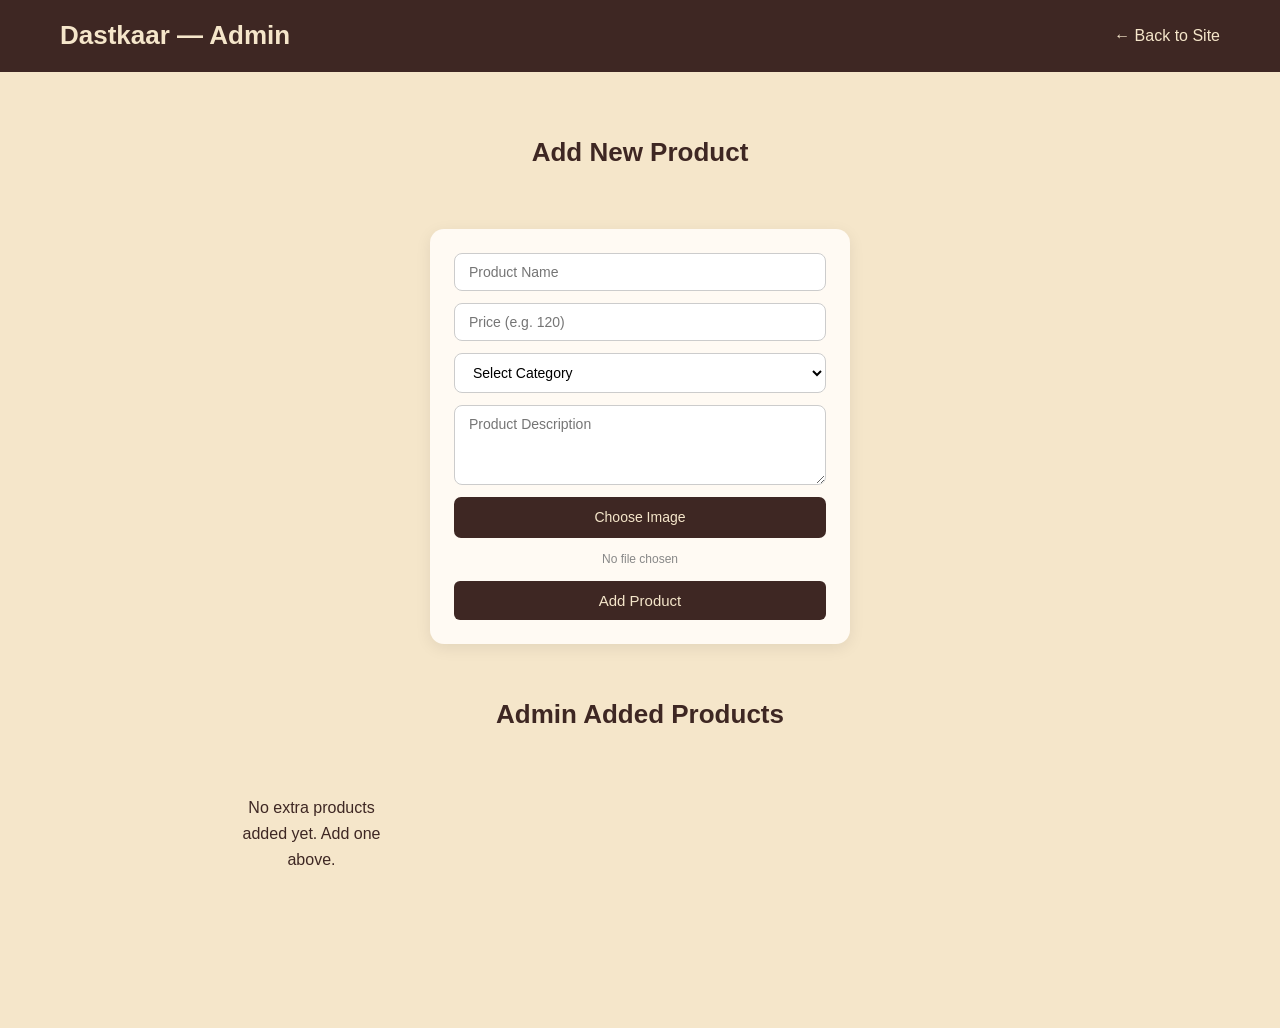
<file: admin.html>
<!DOCTYPE html>
<html lang="en">

<head>
    <meta charset="UTF-8">
    <meta name="viewport" content="width=device-width, initial-scale=1.0">
    <title>Admin Panel - Dastkaar</title>
    <link rel="stylesheet" href="style.css">
</head>

<body>

    <nav class="navbar">
        <h1 class="logo">Dastkaar — Admin</h1>
        <ul class="nav-links">
            <li><a href="index.html">← Back to Site</a></li>
        </ul>
    </nav>

    <section class="admin-section">

        <h2>Add New Product</h2>
        <p id="adminMsg" class="admin-msg"></p>

        <div class="admin-form">
            <input type="text" id="name" placeholder="Product Name">
            <input type="number" id="price" placeholder="Price (e.g. 120)" min="1">
            <select id="category">
                <option value="">Select Category</option>
                <option value="Rugs">Rugs</option>
                <option value="Mats">Mats</option>
                <option value="Carpets">Carpets</option>
            </select>
            <textarea id="desc" placeholder="Product Description" rows="3"></textarea>
            <label class="file-label">
                Choose Image
                <input type="file" id="imageFile" accept="image/*">
            </label>
            <span id="fileName" class="file-name">No file chosen</span>
            <button onclick="addProduct()" class="buy-btn admin-btn">Add Product</button>
        </div>

        <h2 style="margin-top:50px;">Admin Added Products</h2>
        <p style="text-align:center; color:#888; font-size:14px;">
        </p>

        <div id="adminProducts" class="admin-products-grid"></div>

    </section>

    <script>
        // Show filename when file selected
        document.getElementById("imageFile").addEventListener("change", function () {
            let name = this.files[0] ? this.files[0].name : "No file chosen";
            document.getElementById("fileName").innerText = name;
        });
    </script>

    <script src="script.js"></script>
    <script src="admin.js"></script>

</body>

</html>
</file>
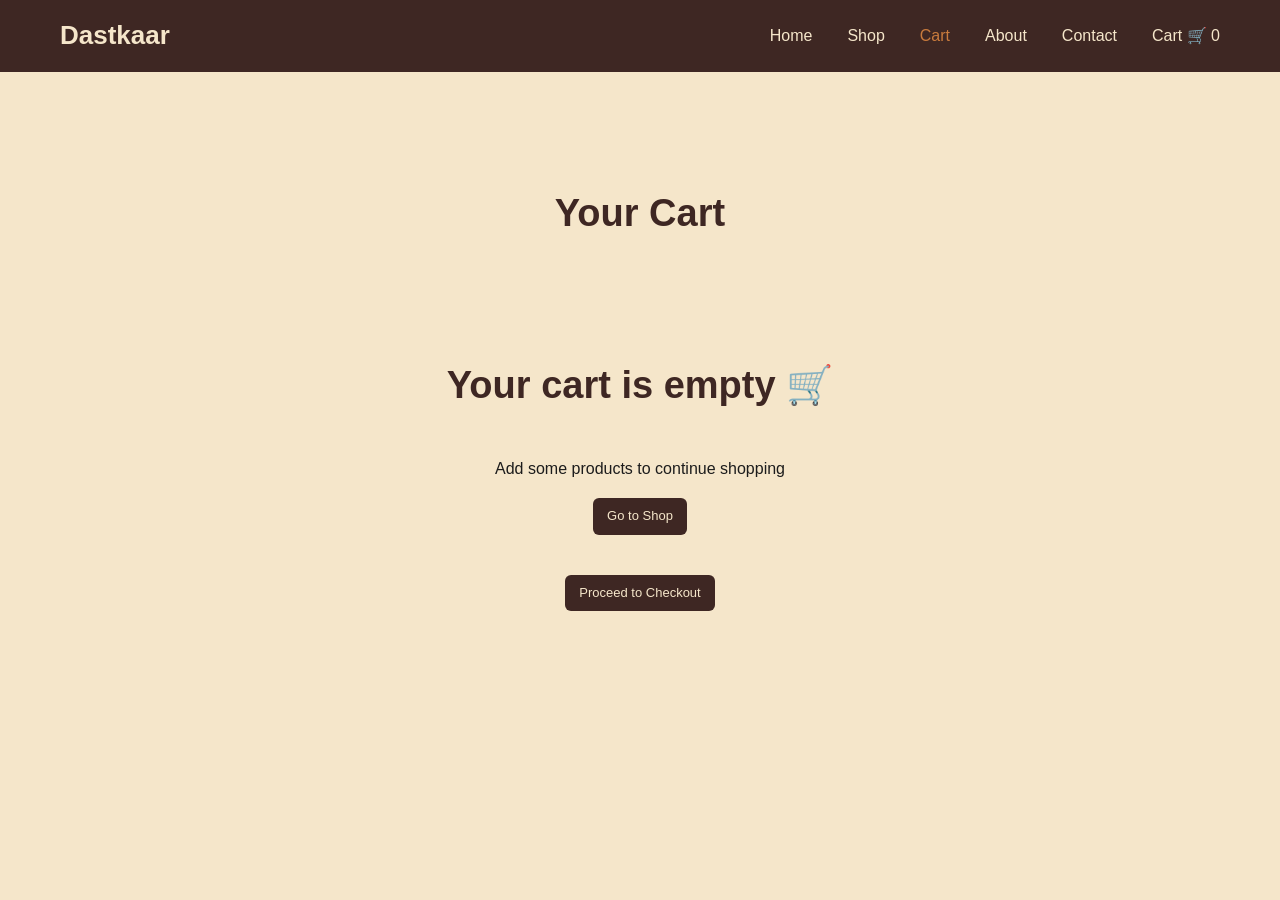
<file: cart.html>
<!DOCTYPE html>
<html lang="en">

<head>
    <meta charset="UTF-8">
    <meta name="viewport" content="width=device-width, initial-scale=1.0">
    <title>Cart - Dastkaar</title>

    <link rel="stylesheet" href="style.css">
</head>
<div id="toast" class="toast"></div>

<body>

    <!-- =========================
         Navbar Section
    ========================== -->
    <nav class="navbar">
        <h1 class="logo">Dastkaar</h1>

        <ul class="nav-links">
            <li><a href="index.html">Home</a></li>
            <li><a href="shop.html">Shop</a></li>
            <li><a href="cart.html" class="active">Cart</a></li>
            <li><a href="about.html">About</a></li>
            <li><a href="contact.html">Contact</a></li>
            <li>
                <a href="cart.html">
                    Cart 🛒 <span id="cartCount">0</span>
                </a>
            </li>
        </ul>
    </nav>

    <!-- =========================
         Cart Section
    ========================== -->
    <section class="products">

        <h2>Your Cart</h2>

        <div id="cartContainer" class="cart-container"></div>
        <a href="checkout.html" class="buy-btn" id="checkoutBtn">
            Proceed to Checkout
        </a>
    </section>

    <script src="script.js"></script>

</body>

</html>
</file>
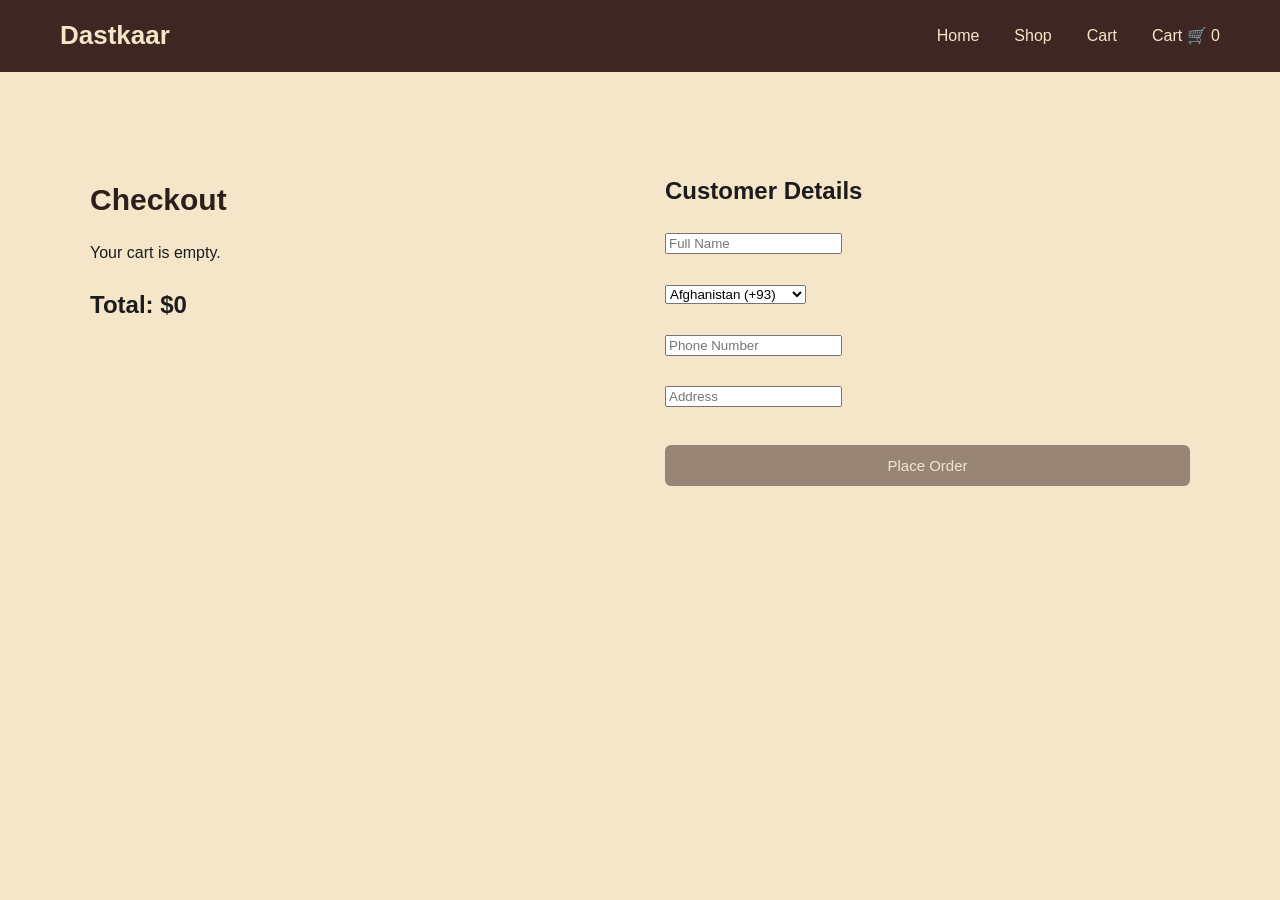
<file: checkout.html>
<!DOCTYPE html>
<html lang="en">

<head>
    <meta charset="UTF-8">
    <meta name="viewport" content="width=device-width, initial-scale=1.0">
    <title>Checkout - Dastkaar</title>

    <link rel="stylesheet" href="style.css">
</head>

<body>

    <!-- =========================
         Navbar
    ========================== -->
    <nav class="navbar">
        <h1 class="logo">Dastkaar</h1>

        <ul class="nav-links">
            <li><a href="index.html">Home</a></li>
            <li><a href="shop.html">Shop</a></li>
            <li><a href="cart.html">Cart</a></li>
            <li>
                <a href="cart.html">
                    Cart 🛒 <span id="cartCount">0</span>
                </a>
            </li>
        </ul>
    </nav>


    <!-- =========================
         Checkout Section
    ========================== -->
    <section class="product-detail">

        <div class="product-detail-container">

            <!-- Left: Order Summary -->
            <div class="product-detail-info">

                <h1>Checkout</h1>

                <div id="checkoutItems"></div>

                <h2 id="checkoutTotal">Total: $0</h2>

            </div>

            <!-- Right: Form -->
            <div class="product-detail-info">

                <h2>Customer Details</h2>
                <p id="formMessage"></p>
                <input type="text" placeholder="Full Name"><br><br>
                <select id="countryCode">
                    <option value="+93">Afghanistan (+93)</option>
                    <option value="+355">Albania (+355)</option>
                    <option value="+213">Algeria (+213)</option>
                    <option value="+1">USA (+1)</option>
                    <option value="+44">UK (+44)</option>
                    <option value="+91">India (+91)</option>
                    <option value="+92">Pakistan (+92)</option>
                    <option value="+971">UAE (+971)</option>
                    <option value="+966">Saudi Arabia (+966)</option>
                    <option value="+81">Japan (+81)</option>
                    <option value="+49">Germany (+49)</option>
                </select>

                <br><br>

                <input type="text" placeholder="Phone Number"><br><br> <input type="text" placeholder="Address"><br><br>

                <button id="placeOrderBtn" onclick="placeOrder()" disabled>
                    Place Order
                </button>
            </div>

        </div>

    </section>

    <script src="script.js"></script>

</body>

</html>
</file>
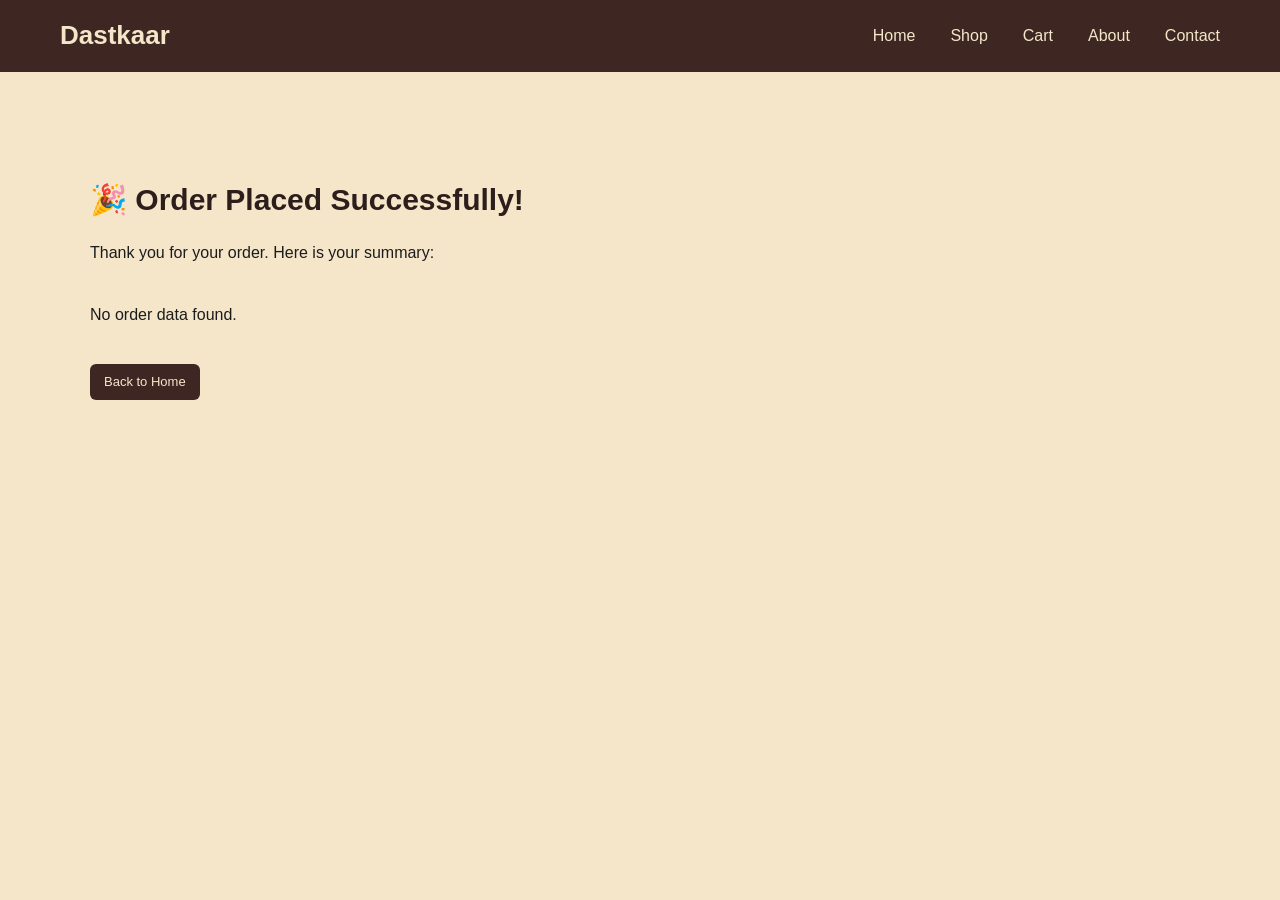
<file: order-success.html>
<!DOCTYPE html>
<html lang="en">

<head>
    <meta charset="UTF-8">
    <title>Order Success - Dastkaar</title>
    <link rel="stylesheet" href="style.css">
</head>

<body>

    <nav class="navbar">
        <h1 class="logo">Dastkaar</h1>
        <ul class="nav-links">
            <li><a href="index.html">Home</a></li>
            <li><a href="shop.html">Shop</a></li>
            <li><a href="cart.html">Cart</a></li>
            <li><a href="about.html">About</a></li>
            <li><a href="contact.html">Contact</a></li>
        </ul>
    </nav>

    <section class="product-detail">

        <div class="product-detail-container">

            <div class="product-detail-info">

                <h1>🎉 Order Placed Successfully!</h1>

                <p>Thank you for your order. Here is your summary:</p>

                <div id="orderSummary" class="order-summary"></div>

                <h2 id="orderTotal"></h2>

                <a href="index.html" class="buy-btn">Back to Home</a>

            </div>

        </div>

    </section>

    <script src="script.js"></script>

</body>

</html>
</file>
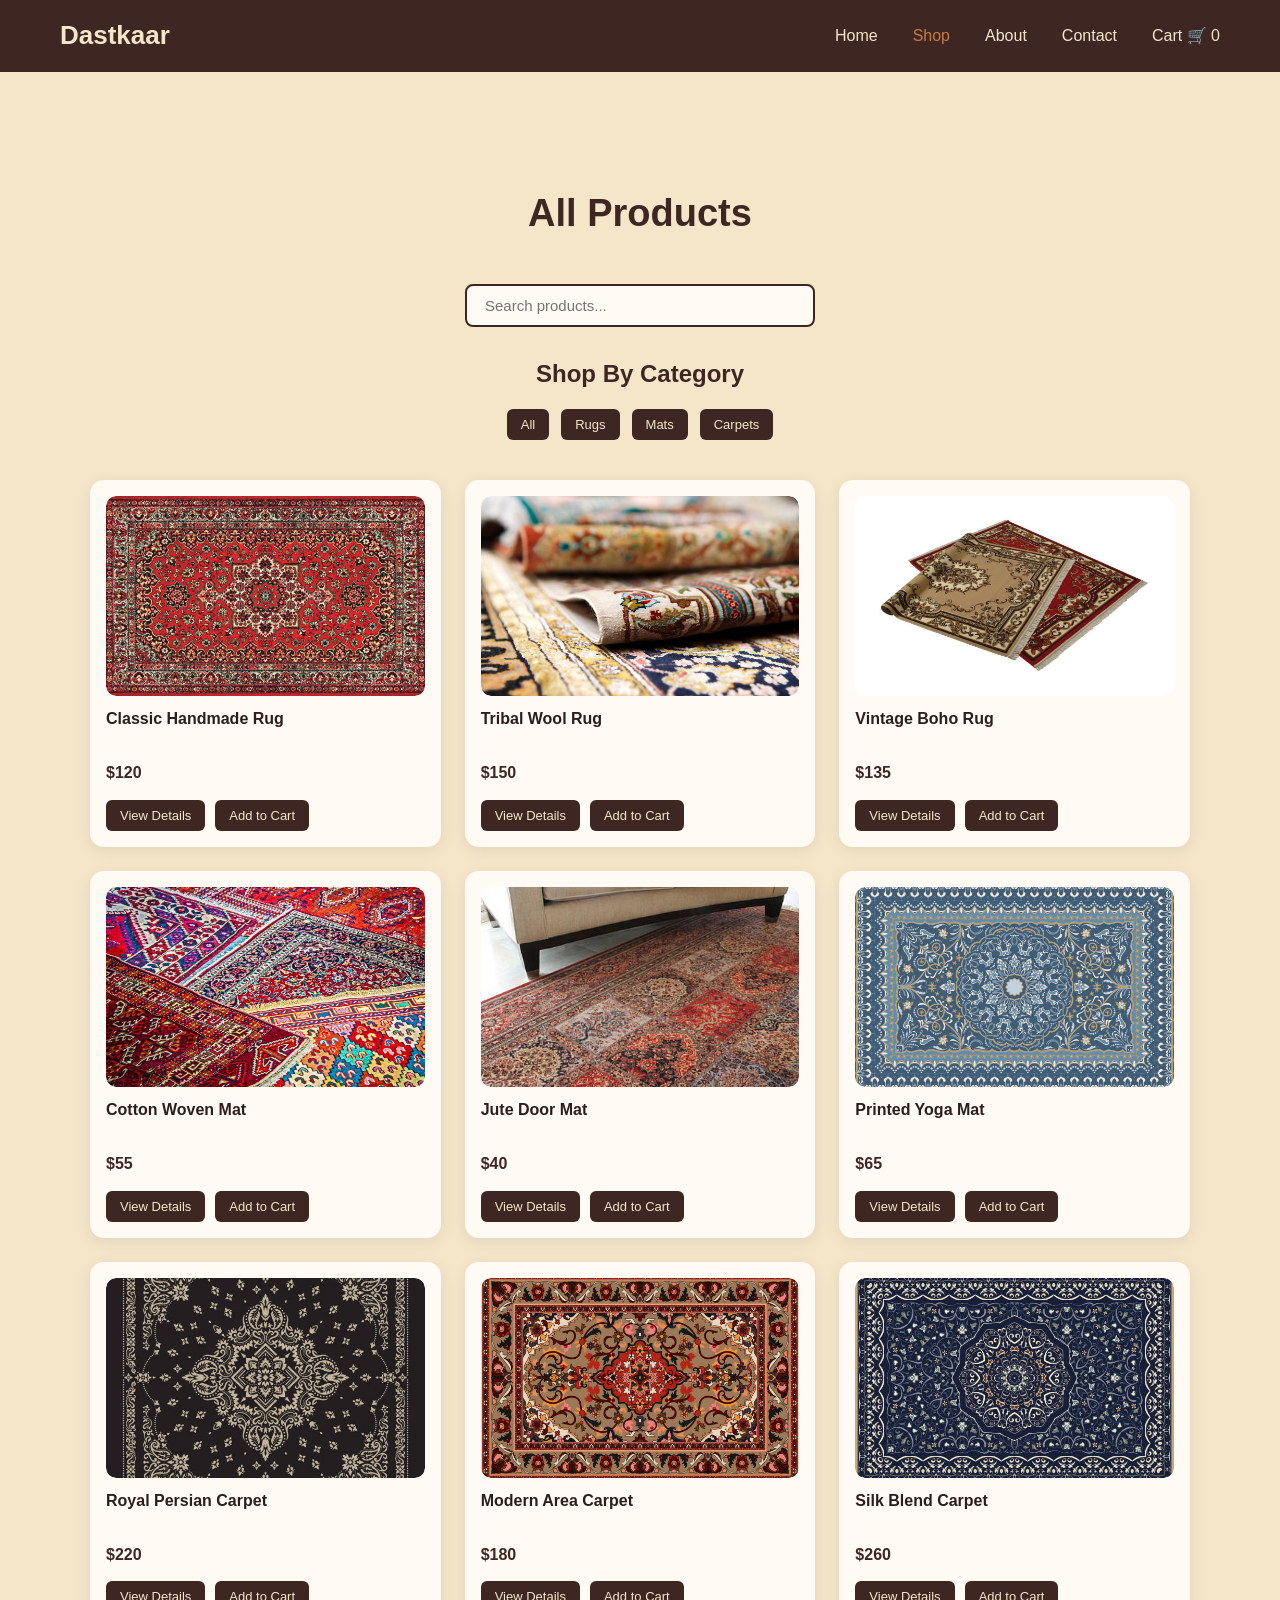
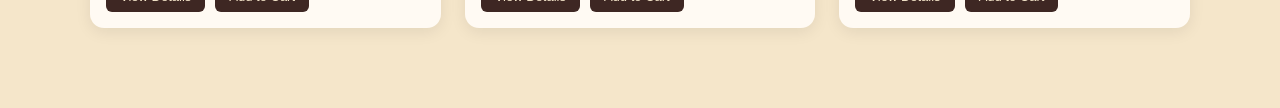
<file: shop.html>
<!DOCTYPE html>
<html lang="en">

<head>
    <meta charset="UTF-8">
    <meta name="viewport" content="width=device-width, initial-scale=1.0">
    <title>Dastkaar - Shop</title>

    <!-- CSS File -->
    <link rel="stylesheet" href="style.css">
</head>
<div id="toast" class="toast"></div>

<body>

    <!-- =========================
         Navbar Section Start
    ========================== -->
    <nav class="navbar">
        <h1 class="logo">Dastkaar</h1>

        <ul class="nav-links">
            <li><a href="index.html">Home</a></li>
            <li><a href="shop.html" class="active">Shop</a></li>
            <li><a href="about.html">About</a></li>
            <li><a href="contact.html">Contact</a></li>
            <li>
                <a href="cart.html">
                    Cart 🛒 <span id="cartCount">0</span>
                </a>
            </li>
        </ul>
    </nav>


    <!-- =========================
         Shop Section Start
    ========================== -->
    <section class="products">

        <h2>All Products</h2>
        <div class="search-box">
            <input type="text" id="searchInput" placeholder="Search products...">
        </div>
        <h3 class="category-title">Shop By Category</h3>
        <div class="category-buttons">

            <button onclick="filterCategory('All')" class="buy-btn">
                All
            </button>

            <button onclick="filterCategory('Rugs')" class="buy-btn">
                Rugs
            </button>

            <button onclick="filterCategory('Mats')" class="buy-btn">
                Mats
            </button>

            <button onclick="filterCategory('Carpets')" class="buy-btn">
                Carpets
            </button>

        </div>
        <div class="products-container">

            <!-- Products will be dynamically inserted here -->

        </div>

    </section>
    <!--JavaScript File Connection-->
    <script src="script.js"></script>

</body>

</html>
</file>
<file: style.css>
/* =========================
   GLOBAL STYLES
========================= */
body {
    font-family: 'Segoe UI', Arial, sans-serif;
    line-height: 1.6;
    margin: 0;
    background-color: #F5E6CA;
    color: #1C1C1C;
}

* {
    box-sizing: border-box;
}

img {
    display: block;
}

/* =========================
   NAVBAR
========================= */
.navbar {
    display: flex;
    justify-content: space-between;
    align-items: center;
    padding: 15px 60px;
    background-color: #3E2723;
}

.logo {
    color: #F5E6CA;
    font-size: 26px;
    font-weight: bold;
    margin: 0;
}

.nav-links {
    list-style: none;
    display: flex;
    gap: 35px;
    margin: 0;
    padding: 0;
}

.nav-links a {
    text-decoration: none;
    color: #F5E6CA;
    font-size: 16px;
    transition: 0.3s;
}

.nav-links a.active {
    color: #C97B3D;
}

.nav-links a:hover {
    color: #C97B3D;
    transform: translateY(-2px);
}

/* =========================
   HERO SECTION
========================= */
.hero {
    text-align: center;
    padding: 140px 20px 120px;
    background-image: url("images/rug.jpg");
    background-size: cover;
    background-position: center;
    position: relative;
    color: #F5E6CA;
    overflow: hidden;
}

.hero::after {
    content: "";
    position: absolute;
    top: 0; left: 0; right: 0; bottom: 0;
    background-image: url("images/rug.jpg");
    background-size: cover;
    background-position: center;
    animation: zoomHero 10s ease-in-out infinite alternate;
    z-index: 0;
}

.hero::before {
    content: "";
    position: absolute;
    inset: 0;
    background: rgba(0,0,0,0.45);
    z-index: 1;
}

.hero h1, .hero p, .hero button, .hero a {
    position: relative;
    z-index: 2;
}

.hero h1 {
    font-size: 72px;
    font-weight: 700;
    margin-bottom: 20px;
    color: white;
    letter-spacing: 2px;
}

.hero p {
    font-size: 20px;
    margin-bottom: 35px;
    color: white;
    max-width: 600px;
    margin-left: auto;
    margin-right: auto;
    opacity: 0.9;
}

.hero-btn {
    display: inline-block;
    padding: 12px 28px;
    font-size: 15px;
    background: #3E2723;
    color: #F5E6CA;
    text-decoration: none;
    border-radius: 6px;
    transition: 0.3s;
    cursor: pointer;
    position: relative;
    z-index: 2;
}

.hero-btn:hover {
    background: #C97B3D;
    transform: translateY(-3px) scale(1.05);
}

@keyframes zoomHero {
    from { transform: scale(1); }
    to   { transform: scale(1.1); }
}

/* =========================
   PRODUCTS SECTION
========================= */
.products {
    padding: 80px 40px;
    text-align: center;
}

.products h2 {
    font-size: 38px;
    margin-bottom: 40px;
    color: #3E2723;
    font-weight: 600;
}

/* =========================
   PRODUCT GRID
========================= */
.products-container {
    display: grid;
    grid-template-columns: repeat(3, 1fr);
    gap: 24px;
    max-width: 1100px;
    margin: 0 auto;
    align-items: stretch;
}

/* =========================
   PRODUCT CARD
========================= */
.product-card {
    background: #fffaf3;
    padding: 16px;
    border-radius: 14px;
    text-align: left;
    transition: all 0.3s ease;
    box-shadow: 0 4px 16px rgba(0,0,0,0.08);
    display: flex;
    flex-direction: column;
    height: 100%;
}

.product-card:hover {
    transform: translateY(-5px);
    box-shadow: 0 10px 24px rgba(0,0,0,0.12);
}

.product-card h3 {
    font-size: 16px;
    margin: 10px 0 6px;
    color: #2c1e1a;
    font-weight: 600;
    min-height: 40px;
}

/* Fixed image container — consistent height */
.product-image {
    width: 100%;
    height: 200px;
    overflow: hidden;
    border-radius: 10px;
}

.product-image img {
    width: 100%;
    height: 100%;
    object-fit: cover;
    border-radius: 10px;
    transition: transform 0.4s ease;
}

.product-card:hover .product-image img {
    transform: scale(1.05);
}

.product-bottom {
    display: flex;
    justify-content: space-between;
    align-items: center;
    margin-top: 8px;
    margin-bottom: 4px;
}

.product-bottom p {
    font-weight: 700;
    font-size: 16px;
    color: #3E2723;
    margin: 0;
}

/* Buttons row inside cards */
.product-card > div[style*="display:flex"] {
    margin-top: auto !important;
    padding-top: 10px;
}

/* =========================
   BUTTONS
========================= */
.buy-btn {
    display: inline-block;
    padding: 8px 14px;
    background: #3E2723;
    color: #F5E6CA;
    text-decoration: none;
    border-radius: 6px;
    font-size: 13px;
    border: none;
    cursor: pointer;
    transition: 0.3s;
    font-weight: 500;
}

.buy-btn:hover {
    background: #C97B3D;
    transform: translateY(-2px) scale(1.03);
}

.explore-btn {
    padding: 12px 28px;
    font-size: 15px;
    background-color: #3E2723;
    color: #F5E6CA;
    border: none;
    cursor: pointer;
    transition: all 0.3s ease;
    border-radius: 6px;
    display: inline-block;
    text-decoration: none;
}

.explore-btn:hover {
    background-color: #C97B3D;
    transform: translateY(-2px) scale(1.05);
}

.explore-wrapper {
    display: flex;
    justify-content: center;
    margin: 20px 0 60px;
}

/* =========================
   CATEGORY BUTTONS
========================= */
.category-title {
    color: #3E2723;
    font-size: 24px;
    margin-bottom: 16px;
    text-align: center;
}

.category-buttons {
    display: flex;
    justify-content: center;
    gap: 12px;
    margin-bottom: 40px;
    flex-wrap: wrap;
}

/* =========================
   SEARCH BOX
========================= */
.search-box {
    text-align: center;
    margin-bottom: 28px;
}

#searchInput {
    width: 350px;
    max-width: 90%;
    padding: 11px 18px;
    border: 2px solid #3E2723;
    border-radius: 8px;
    background: #fffaf3;
    font-size: 15px;
    outline: none;
    transition: 0.3s;
}

#searchInput:focus {
    border-color: #C97B3D;
    box-shadow: 0 0 8px rgba(201,123,61,0.3);
}

/* =========================
   PRODUCT DETAIL PAGE
========================= */
.product-detail {
    padding: 80px 40px;
}

.product-detail-container {
    max-width: 1100px;
    margin: 0 auto;
    display: flex;
    gap: 50px;
    align-items: flex-start;
}

.product-detail-image {
    flex: 1;
}

.product-detail-image img {
    width: 100%;
    border-radius: 14px;
    object-fit: cover;
    max-height: 480px;
}

.product-detail-info {
    flex: 1;
}

.product-detail-info h1 {
    font-size: 30px;
    margin-bottom: 12px;
    color: #2c1e1a;
}

.product-detail-info .price {
    font-size: 22px;
    font-weight: bold;
    color: #3E2723;
    margin-bottom: 16px;
}

.product-detail-info .desc {
    margin-bottom: 24px;
    line-height: 1.7;
    color: #444;
}

.product-detail-info button {
    padding: 12px 26px;
    background: #3E2723;
    color: #F5E6CA;
    border: none;
    cursor: pointer;
    border-radius: 6px;
    font-size: 15px;
    transition: 0.3s;
}

.product-detail-info button:hover {
    background: #C97B3D;
}

/* =========================
   CART PAGE
========================= */
.cart-container {
    max-width: 800px;
    margin: 0 auto;
}

.cart-item {
    background: #fffaf3;
    padding: 16px 20px;
    border-radius: 12px;
    margin-bottom: 14px;
    display: flex;
    justify-content: space-between;
    align-items: center;
    box-shadow: 0 4px 12px rgba(0,0,0,0.07);
    gap: 12px;
}

.cart-item-info {
    display: flex;
    align-items: center;
    gap: 14px;
}

.cart-item-info p {
    margin: 0;
    font-weight: 500;
    color: #3E2723;
}

.cart-item-actions {
    display: flex;
    gap: 8px;
    flex-shrink: 0;
}

.cart-item-actions button {
    padding: 6px 12px;
    background: #3E2723;
    color: #F5E6CA;
    border: none;
    border-radius: 5px;
    cursor: pointer;
    font-size: 13px;
    transition: 0.3s;
}

.cart-item-actions button:hover {
    background: #C97B3D;
}

.cart-total {
    margin-top: 24px;
    font-size: 20px;
    font-weight: bold;
    text-align: right;
    color: #3E2723;
}

/* =========================
   CHECKOUT
========================= */
#formMessage {
    margin: 10px 0 15px;
    font-size: 14px;
    font-weight: 500;
}

#placeOrderBtn {
    padding: 12px 26px;
    background: #3E2723;
    color: #F5E6CA;
    border: none;
    cursor: pointer;
    border-radius: 6px;
    font-size: 15px;
    transition: 0.3s;
    width: 100%;
    margin-top: 10px;
}

#placeOrderBtn:hover:not(:disabled) {
    background: #C97B3D;
}

#placeOrderBtn:disabled {
    opacity: 0.5;
    cursor: not-allowed;
}

/* =========================
   ORDER SUCCESS
========================= */
.order-summary {
    margin-top: 20px;
    display: flex;
    flex-direction: column;
    gap: 12px;
}

.order-card {
    background: #3E2723;
    padding: 14px 18px;
    border-radius: 10px;
    display: flex;
    justify-content: space-between;
    align-items: center;
}

.order-card h4 {
    margin: 0;
    font-size: 15px;
    color: #F5E6CA;
}

.order-card p {
    margin: 0;
    color: #F5E6CA;
    font-size: 14px;
}

/* =========================
   TOAST
========================= */
.toast {
    position: fixed;
    bottom: 30px;
    right: 30px;
    background: #3E2723;
    color: #F5E6CA;
    padding: 12px 20px;
    border-radius: 8px;
    opacity: 0;
    transform: translateY(20px);
    transition: 0.3s;
    z-index: 9999;
    font-size: 14px;
}

/* =========================
   ADMIN PANEL
========================= */
.admin-section {
    max-width: 900px;
    margin: 60px auto;
    padding: 0 20px 60px;
}

.admin-section h2 {
    font-size: 26px;
    color: #3E2723;
    margin-bottom: 8px;
    text-align: center;
}

.admin-msg {
    text-align: center;
    font-size: 14px;
    font-weight: 600;
    min-height: 22px;
    margin-bottom: 10px;
}

.admin-form {
    display: flex;
    flex-direction: column;
    gap: 12px;
    max-width: 420px;
    margin: 20px auto 10px;
    background: #fffaf3;
    padding: 24px;
    border-radius: 14px;
    box-shadow: 0 4px 16px rgba(0,0,0,0.08);
}

.admin-form input,
.admin-form textarea,
.admin-form select {
    padding: 10px 14px;
    border: 1.5px solid #ccc;
    border-radius: 8px;
    font-size: 14px;
    background: #fff;
    font-family: inherit;
    transition: 0.2s;
    width: 100%;
}

.admin-form input:focus,
.admin-form textarea:focus,
.admin-form select:focus {
    border-color: #C97B3D;
    outline: none;
    box-shadow: 0 0 6px rgba(201,123,61,0.25);
}

.admin-form textarea {
    resize: vertical;
    min-height: 80px;
}

.file-label {
    display: inline-block;
    padding: 9px 16px;
    background: #3E2723;
    color: #F5E6CA;
    border-radius: 7px;
    cursor: pointer;
    font-size: 14px;
    text-align: center;
    transition: 0.3s;
}

.file-label:hover {
    background: #C97B3D;
}

.file-label input[type="file"] {
    display: none;
}

.file-name {
    font-size: 12px;
    color: #888;
    text-align: center;
}

.admin-btn {
    width: 100%;
    padding: 11px;
    font-size: 15px;
}

/* Admin products grid */
.admin-products-grid {
    display: grid;
    grid-template-columns: repeat(auto-fill, minmax(200px, 1fr));
    gap: 16px;
    margin-top: 24px;
}

.admin-products-grid .product-card {
    padding: 12px;
    gap: 6px;
}

.admin-products-grid .product-card img {
    width: 100%;
    height: 130px;
    object-fit: cover;
    border-radius: 8px;
}

.admin-products-grid .product-card h3 {
    font-size: 14px;
    min-height: unset;
    margin: 6px 0 2px;
}

.admin-price {
    font-weight: 700;
    color: #3E2723;
    font-size: 14px;
    margin: 0;
}

.admin-cat {
    font-size: 12px;
    color: #888;
    margin: 0;
}

.admin-desc {
    font-size: 12px;
    color: #555;
    margin: 4px 0;
    line-height: 1.4;
}

.delete-btn {
    margin-top: 6px;
    background: #8B0000;
    width: 100%;
    text-align: center;
}

.delete-btn:hover {
    background: #c0392b;
}

/* =========================
   FOOTER
========================= */
.footer {
    background-color: #3E2723;
    color: #F5E6CA;
    margin-top: 60px;
    padding: 40px 20px 20px;
}

.footer-container {
    display: flex;
    justify-content: space-around;
    flex-wrap: wrap;
    gap: 20px;
    max-width: 1100px;
    margin: auto;
}

.footer-box {
    flex: 1;
    min-width: 180px;
}

.footer-box h3 {
    margin-bottom: 10px;
    color: #C97B3D;
}

.footer-box a {
    color: #F5E6CA;
    text-decoration: none;
    display: block;
    margin: 5px 0;
}

.footer-box a:hover {
    color: #C97B3D;
}

.footer-bottom {
    text-align: center;
    margin-top: 20px;
    border-top: 1px solid rgba(245,230,202,0.2);
    padding-top: 10px;
    font-size: 13px;
}

/* =========================
   RESPONSIVE
========================= */
@media (max-width: 900px) {
    .products-container {
        grid-template-columns: repeat(2, 1fr);
    }
}

@media (max-width: 768px) {
    .navbar {
        flex-direction: column;
        padding: 15px 20px;
        text-align: center;
    }

    .nav-links {
        flex-direction: column;
        gap: 12px;
        margin-top: 10px;
    }

    .hero { padding: 100px 20px 70px; }
    .hero h1 { font-size: 40px; }
    .hero p { font-size: 16px; }

    .products { padding: 50px 16px; }
    .products h2 { font-size: 28px; margin-bottom: 30px; }

    .products-container {
        grid-template-columns: 1fr;
        gap: 16px;
    }

    .product-detail-container {
        flex-direction: column;
    }

    .cart-item {
        flex-direction: column;
        align-items: flex-start;
    }

    .admin-form {
        padding: 16px;
    }
}

@media (max-width: 480px) {
    .products-container {
        grid-template-columns: 1fr;
    }
}
</file>
